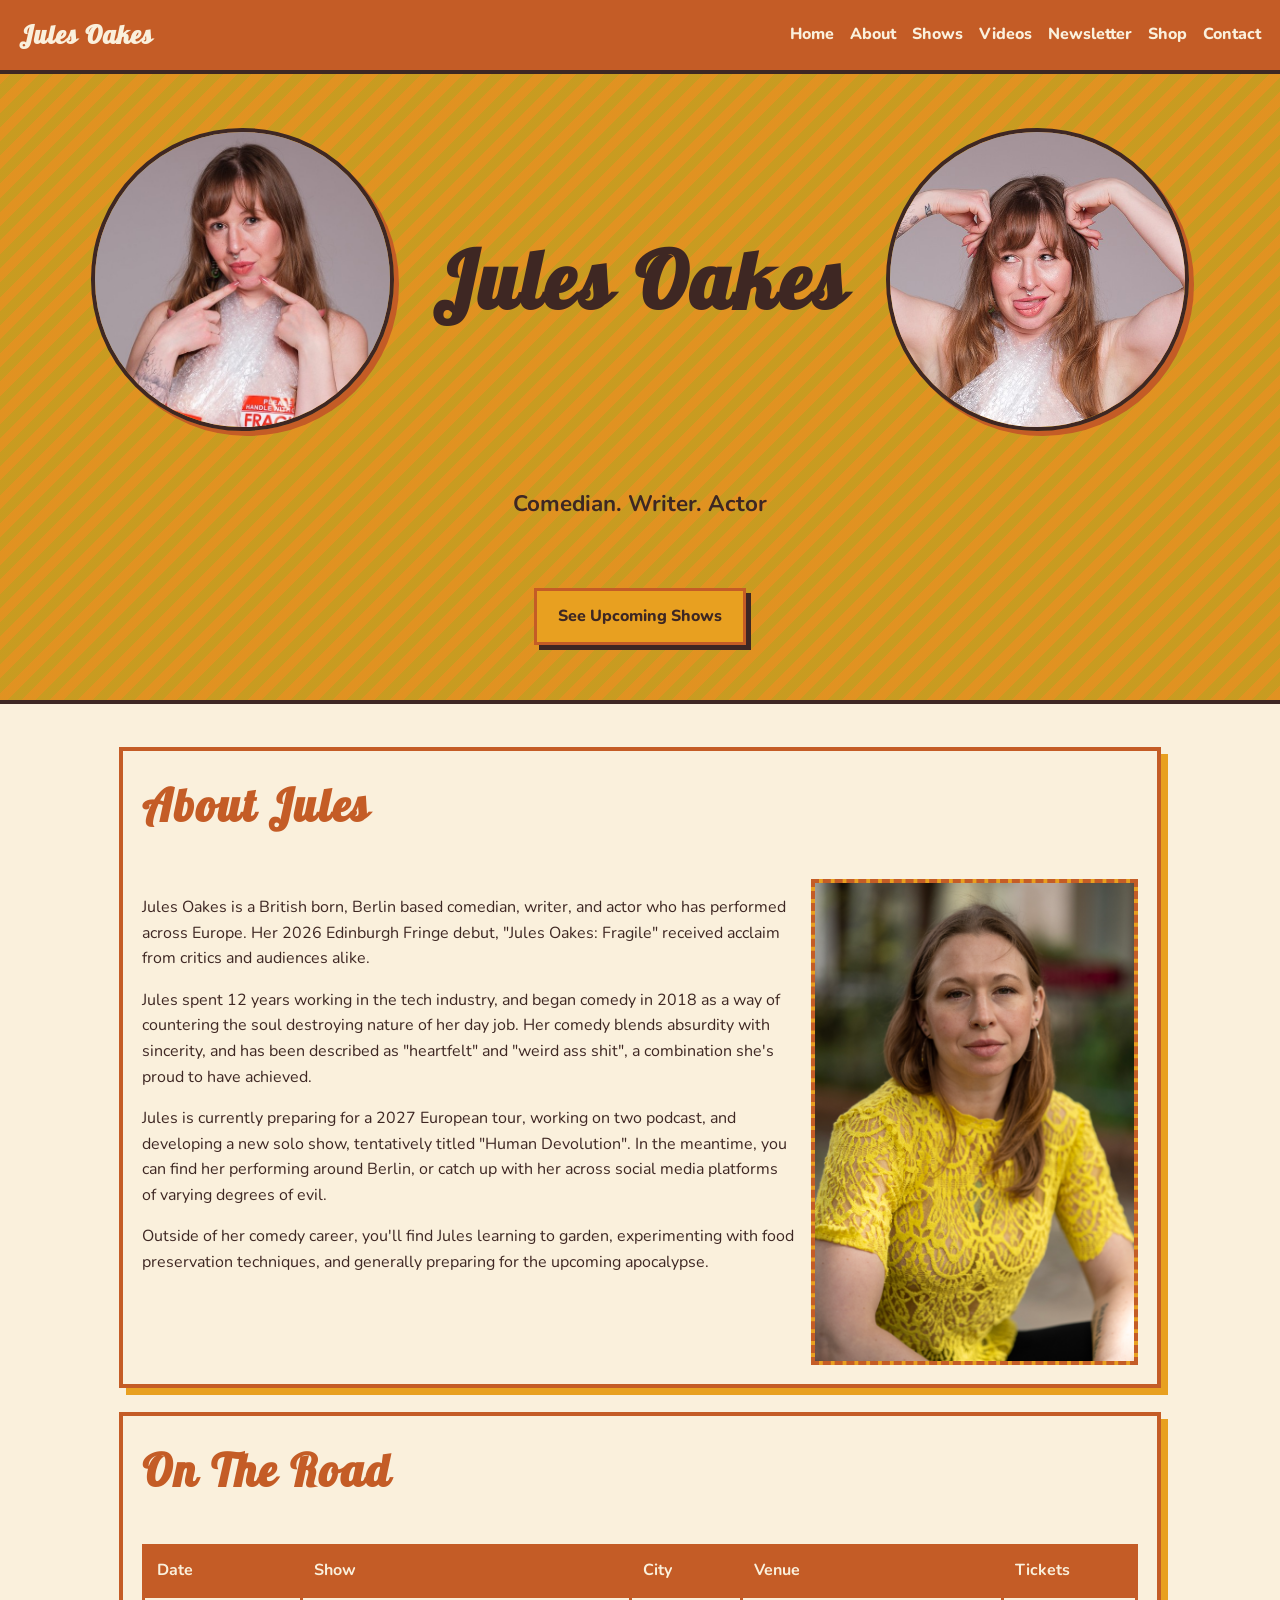
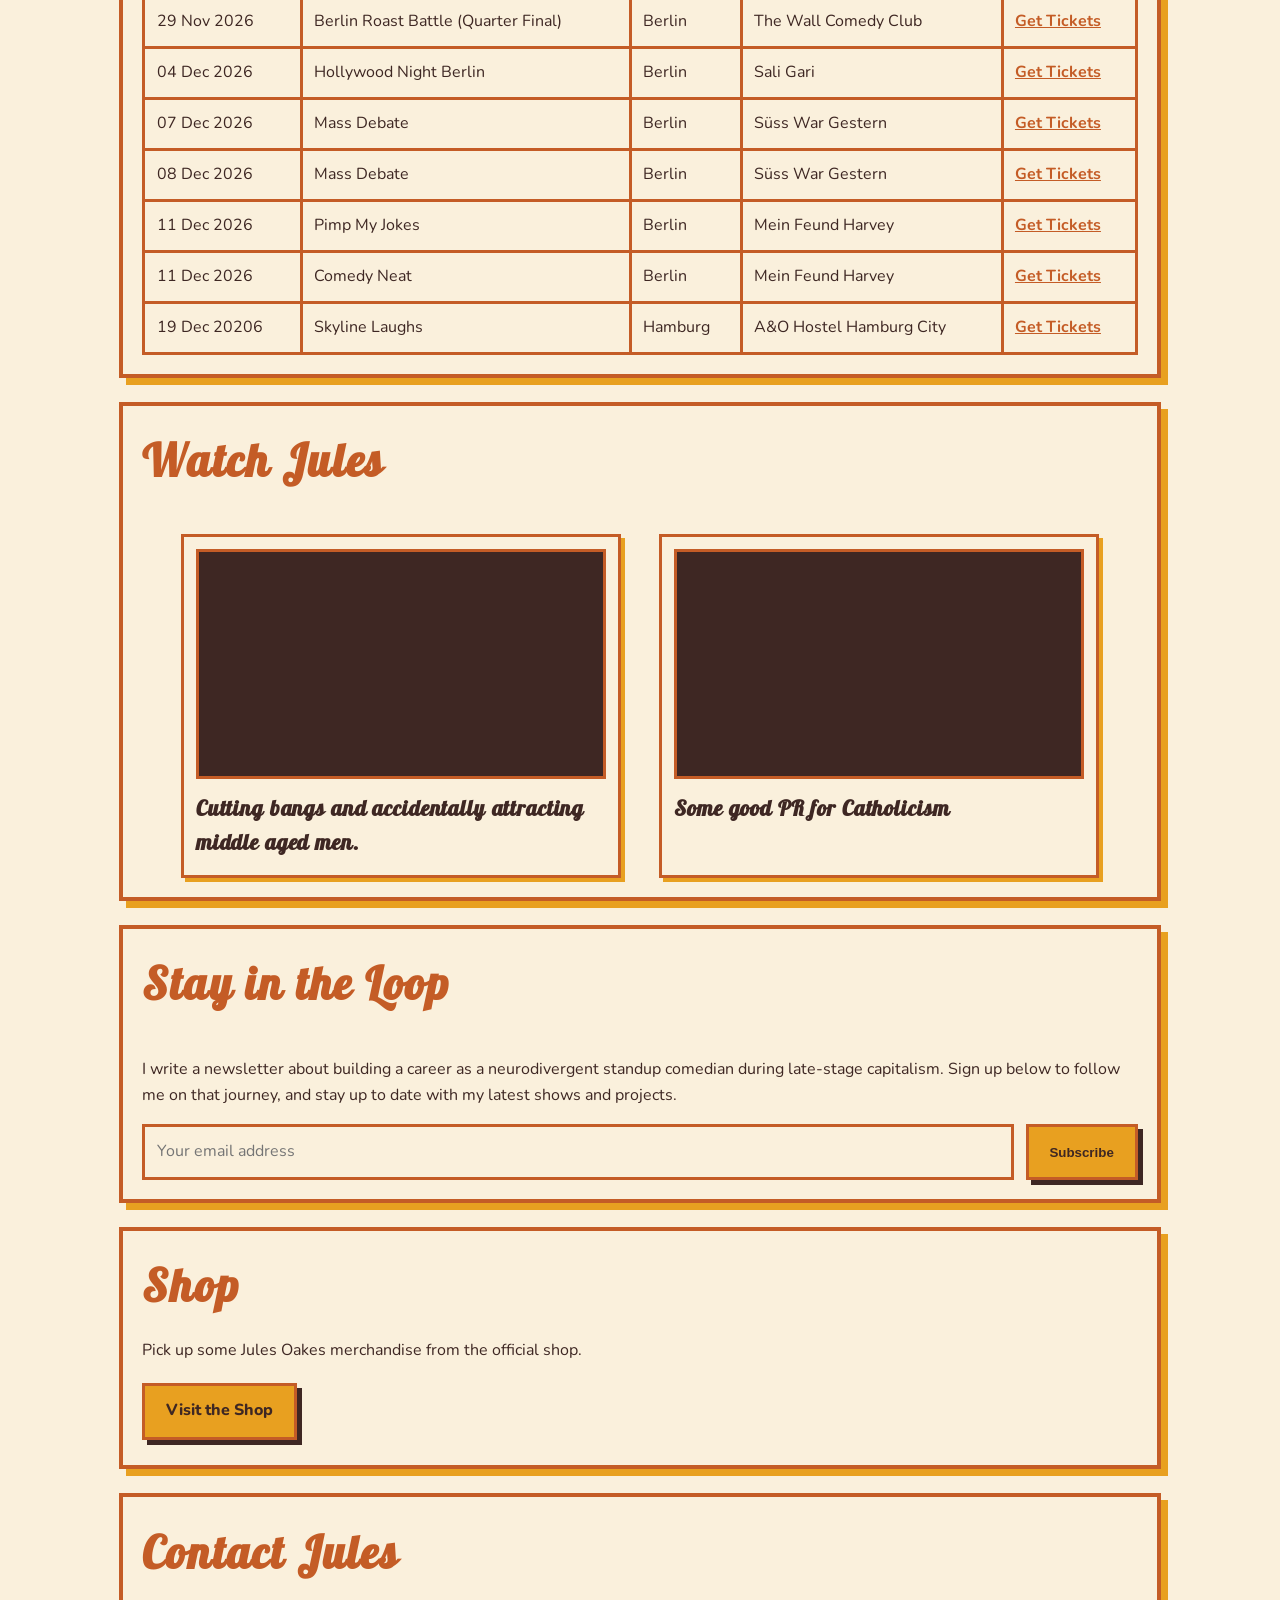
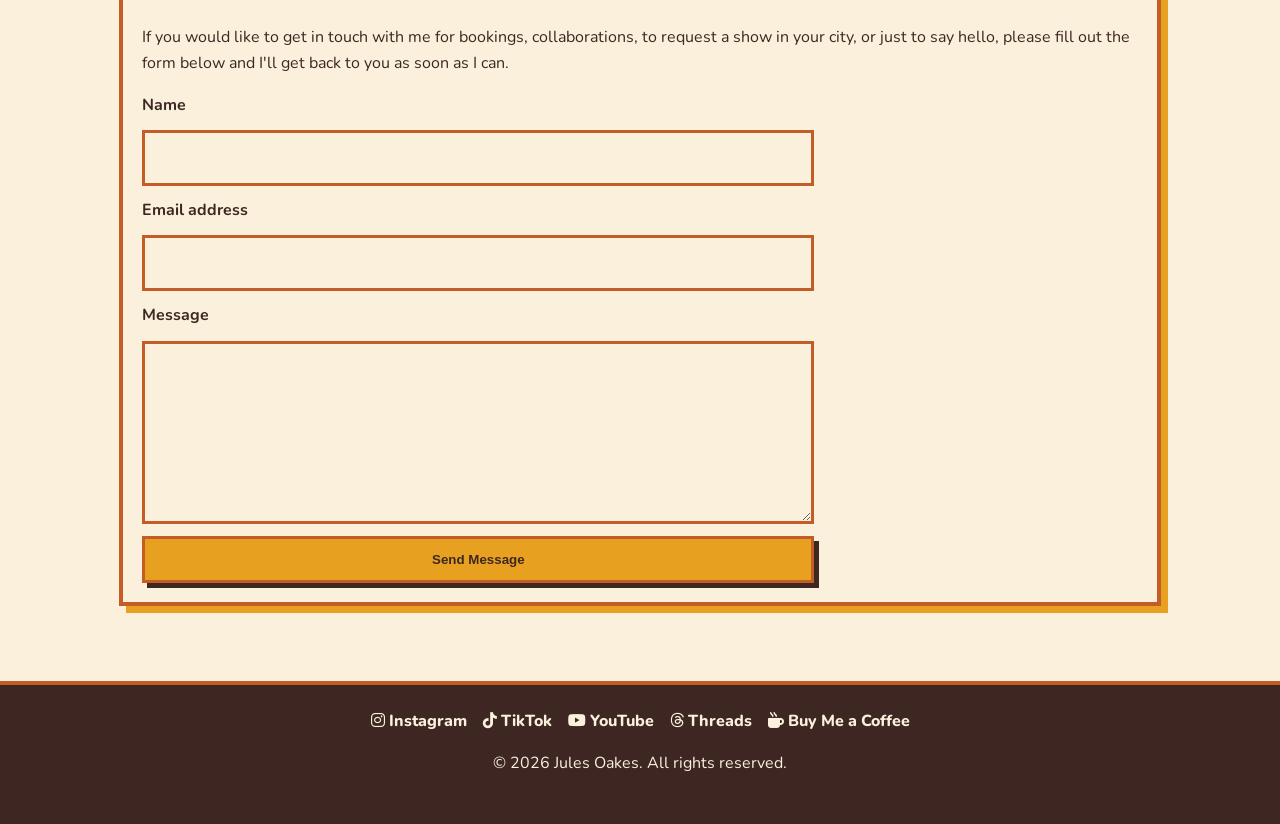
<file: index.html>
<!doctype html>
<html lang="en">
  <head>
    <meta charset="UTF-8" />
    <meta name="viewport" content="width=device-width, initial-scale=1.0" />
    <title>Jules Oakes | Standup Comedian</title>
    <link rel="preconnect" href="https://fonts.googleapis.com" />
    <link rel="preconnect" href="https://fonts.gstatic.com" crossorigin />
    <link
      href="https://fonts.googleapis.com/css2?family=Lobster&family=Nunito:wght@400;600;800&display=swap"
      rel="stylesheet"
    />
    <link
      rel="stylesheet"
      href="https://cdnjs.cloudflare.com/ajax/libs/font-awesome/6.7.2/css/all.min.css"
      integrity="sha512-Evv84Mr4kqVGRNSgIGL/F/aIDqQb7xQ2vcrdIwxfjThSH8CSR7PBEakCr51Ck+w+/U6swU2Im1vVX0SVk9ABhg=="
      crossorigin="anonymous"
      referrerpolicy="no-referrer"
    />
    <link rel="stylesheet" href="style.css" />
  </head>
  <body>
    <header id="home">
      <nav class="site-nav">
        <a class="logo" href="#home">Jules Oakes</a>
        <button class="nav-toggle" type="button" aria-expanded="false" aria-controls="site-nav-links">
          <i class="fa-solid fa-bars" aria-hidden="true"></i>
          <span class="sr-only">Toggle navigation</span>
        </button>
        <ul id="site-nav-links">
          <li><a href="#home">Home</a></li>
          <li><a href="#about">About</a></li>
          <li><a href="#shows">Shows</a></li>
          <li><a href="#videos">Videos</a></li>
          <li><a href="#newsletter">Newsletter</a></li>
          <li><a href="#shop">Shop</a></li>
          <li><a href="#contact">Contact</a></li>
        </ul>
      </nav>
      <section class="hero">
        <div class="hero-title">
          <img src="images/left-headshot.jpg" alt="" aria-hidden="true" />
          <h1>Jules Oakes</h1>
          <img src="images/right-headshot.jpg" alt="" aria-hidden="true" />
        </div>
        <p>Comedian. Writer. Actor</p>
        <a class="cta-button" href="#shows">See Upcoming Shows</a>
      </section>
    </header>

    <main>
      <section id="about" class="panel">
        <h2>About Jules</h2>
        <div class="about-content">
          <div>
            <p>
             Jules Oakes is a British born, Berlin based comedian, writer, and actor who has performed across Europe.
             Her 2026 Edinburgh Fringe debut, "Jules Oakes: Fragile" received acclaim from critics and
             audiences alike.
            </p>
            <p>
              Jules spent 12 years working in the tech industry, and began comedy in 2018 as
              a way of countering the soul destroying nature of her day job. Her comedy blends 
               absurdity with sincerity, and has been described as "heartfelt" and "weird ass shit",
              a combination she's proud to have achieved.
            </p>
            <p>
              Jules is currently preparing for a 2027 European tour, working on two podcast, 
              and developing a new solo show, tentatively titled "Human Devolution". In the meantime, 
              you can find her performing around Berlin, or catch up with her across social media platforms 
              of varying degrees of evil.
            </p>
            <p>
              Outside of her comedy career, you'll find Jules learning to garden, experimenting with food preservation 
              techniques, and generally preparing for the upcoming apocalypse.
            </p>
          </div>
          <div class="photo-placeholder">
            <img src="images/yellow-lace.JPG" alt="Jules wearing a yellow lace top" />
          </div>
        </div>
      </section>

      <section id="shows" class="panel">
        <h2>On The Road</h2>
        <div class="show-table-wrap">
          <table>
            <thead>
              <tr>
                <th>Date</th>
                <th>Show</th>
                <th>City</th>
                <th>Venue</th>
                <th>Tickets</th>
              </tr>
            </thead>
            <tbody id="show-list">
              <tr>
                <td colspan="5">Loading shows...</td>
              </tr>
            </tbody>
          </table>
        </div>
      </section>

      <section id="videos" class="panel">
        <h2>Watch Jules</h2>
        <div class="video-grid">
          <article class="video-card">
            <div class="video-screen">
              <iframe
                src="https://www.youtube.com/embed/CLlQOp0TzBA?origin=https%3A%2F%2Fjulesoakes.com"
                title="Jules Oakes video"
                referrerpolicy="strict-origin-when-cross-origin"
                allow="accelerometer; autoplay; clipboard-write; encrypted-media; gyroscope; picture-in-picture; web-share"
                allowfullscreen
              ></iframe>
            </div>
            <h3>Cutting bangs and accidentally attracting middle aged men.</h3>
          </article>
          <article class="video-card">
            <div class="video-screen">
              <iframe
                src="https://www.youtube.com/embed/i1a2m_z-JVY?origin=https%3A%2F%2Fjulesoakes.com"
                title="Jules Oakes video"
                referrerpolicy="strict-origin-when-cross-origin"
                allow="accelerometer; autoplay; clipboard-write; encrypted-media; gyroscope; picture-in-picture; web-share"
                allowfullscreen
              ></iframe>
            </div>
            <h3>Some good PR for Catholicism</h3>
          </article>
        </div>
      </section>

      <section id="newsletter" class="panel">
        <h2>Stay in the Loop</h2>
        <p>I write a newsletter about building a career as a neurodivergent standup comedian
          during late-stage capitalism. Sign up below to follow me on that journey, and stay
        up to date with my latest shows and projects.</p>
        <form
          class="newsletter-form"
          action="https://autheticallyweird.substack.com/api/v1/free?nojs=true"
          method="post"
        >
          <input
            id="newsletter-email"
            name="email"
            type="email"
            placeholder="Your email address"
            aria-label="Email address"
            required
          />
          <button class="form-submit" type="submit">Subscribe</button>
        </form>
      </section>

      <section id="shop" class="panel shop-panel">
        <h2>Shop</h2>
        <p>Pick up some Jules Oakes merchandise from the official shop.</p>
        <a
          class="cta-button shop-link"
          href="https://julesoakes.bigcartel.com/"
          target="_blank"
          rel="noreferrer"
        >Visit the Shop</a>
      </section>

      <section id="contact" class="panel">
        <h2>Contact Jules</h2>
        <p>If you would like to get in touch with me for bookings, collaborations, to request a show in your city, or just to say hello, please fill out the form below and I'll get back to you as soon as I can.</p>
        <form class="contact-form" action="https://formsubmit.co/bookings@julesoakes.com" method="post">
          <input type="hidden" name="_subject" value="New message from julesoakes.com" />
          <input type="hidden" name="_captcha" value="false" />
          <label for="contact-name">Name</label>
          <input id="contact-name" name="name" type="text" autocomplete="name" required />
          <label for="contact-email">Email address</label>
          <input id="contact-email" name="email" type="email" autocomplete="email" required />
          <label for="contact-message">Message</label>
          <textarea id="contact-message" name="message" rows="6" required></textarea>
          <button class="form-submit" type="submit">Send Message</button>
        </form>
      </section>
    </main>

    <footer>
      <div class="social-links">
        <a href="https://www.instagram.com/julesoakes" target="_blank" rel="noreferrer">
          <i class="fa-brands fa-instagram" aria-hidden="true"></i>
          Instagram
        </a>
        <a href="https://www.tiktok.com/@julesoakes" target="_blank" rel="noreferrer">
          <i class="fa-brands fa-tiktok" aria-hidden="true"></i>
          TikTok
        </a>
        <a href="https://www.youtube.com/@JulesOakesComedy" target="_blank" rel="noreferrer">
          <i class="fa-brands fa-youtube" aria-hidden="true"></i>
          YouTube
        </a>
        <a href="https://www.threads.com/@jules.oakes" target="_blank" rel="noreferrer">
          <i class="fa-brands fa-threads" aria-hidden="true"></i>
          Threads
        </a>
        <a href="https://buymeacoffee.com/julesoakes" target="_blank" rel="noreferrer">
          <i class="fa-solid fa-mug-hot" aria-hidden="true"></i>
          Buy Me a Coffee
        </a>
      </div>
      <p>© 2026 Jules Oakes. All rights reserved.</p>
    </footer>
    <script>
      fetch("shows.html")
        .then((response) => response.text())
        .then((shows) => {
          document.querySelector("#show-list").innerHTML = shows;
        });

      const nav = document.querySelector(".site-nav");
      const navToggle = document.querySelector(".nav-toggle");
      const navLinks = document.querySelector("#site-nav-links");

      navToggle.addEventListener("click", () => {
        const isOpen = nav.classList.toggle("menu-open");
        navToggle.setAttribute("aria-expanded", isOpen);
      });

      navLinks.addEventListener("click", () => {
        if (window.matchMedia("(max-width: 560px)").matches) {
          nav.classList.remove("menu-open");
          navToggle.setAttribute("aria-expanded", "false");
        }
      });
    </script>
  </body>
</html>
</file>
<file: style.css>
:root {
  --primary: #e8a020;
  --secondary: #c45c26;
  --accent: #e8a020;
  --accent-dark: #c45c26;
  --dark: #3e2723;
  --light: #faf0dc;
}

* {
  box-sizing: border-box;
}

html {
  scroll-behavior: smooth;
}

body {
  margin: 0;
  font-family: "Nunito", sans-serif;
  color: var(--dark);
  background: var(--light);
  line-height: 1.6;
}

h1,
h2,
h3,
.logo {
  font-family: "Lobster", cursive;
  letter-spacing: 0.04em;
}

.site-nav {
  position: sticky;
  top: 0;
  z-index: 20;
  display: flex;
  align-items: center;
  justify-content: space-between;
  gap: 1rem;
  padding: 0.9rem 1.2rem;
  border-bottom: 4px solid var(--dark);
  background: var(--secondary);
}

.logo {
  color: var(--light);
  font-size: 1.6rem;
  text-decoration: none;
}

.site-nav ul {
  margin: 0;
  padding: 0;
  display: flex;
  flex-wrap: wrap;
  list-style: none;
  gap: 1rem;
}

.site-nav a {
  color: var(--light);
  text-decoration: none;
  font-weight: 800;
}

.site-nav a:hover {
  color: var(--accent);
}

.nav-toggle {
  display: none;
  border: 0;
  background: transparent;
  color: var(--light);
  font: inherit;
  font-size: 1.5rem;
  cursor: pointer;
}

.nav-toggle:hover,
.nav-toggle:focus-visible {
  color: var(--accent);
}

.sr-only {
  position: absolute;
  width: 1px;
  height: 1px;
  padding: 0;
  margin: -1px;
  overflow: hidden;
  clip: rect(0, 0, 0, 0);
  white-space: nowrap;
  border: 0;
}

.hero {
  min-height: 70vh;
  display: grid;
  place-items: center;
  text-align: center;
  padding: 2rem 1rem;
  border-bottom: 4px solid var(--dark);
  background-color: var(--primary);
  background-image:
    radial-gradient(circle at 20% 20%, rgba(250, 240, 220, 0.5) 0 25px, transparent 26px),
    radial-gradient(circle at 80% 30%, rgba(232, 160, 32, 0.45) 0 40px, transparent 41px),
    repeating-linear-gradient(-45deg, rgba(196, 92, 38, 0.2), rgba(196, 92, 38, 0.2) 10px, rgba(107, 142, 35, 0.25) 10px, rgba(107, 142, 35, 0.25) 20px);
}

.hero-title {
  display: flex;
  align-items: center;
  justify-content: center;
  gap: clamp(0.75rem, 3vw, 2.5rem);
}

.hero-title img {
  width: clamp(9rem, 27vw, 18.9rem);
  aspect-ratio: 1;
  flex: 0 0 auto;
  object-fit: cover;
  border: 4px solid var(--dark);
  border-radius: 50%;
  box-shadow: 5px 5px 0 var(--secondary);
}

.hero h1 {
  margin: 0;
  font-size: clamp(2.7rem, 8vw, 5rem);
}

.hero p {
  margin: 0.6rem 0 1.3rem;
  font-size: clamp(1.05rem, 2.2vw, 1.4rem);
  font-weight: 700;
}

.cta-button,
.form-submit {
  border: 3px solid var(--accent-dark);
  background: var(--accent);
  color: var(--dark);
  padding: 0.8rem 1.3rem;
  font-weight: 800;
  text-decoration: none;
  box-shadow: 5px 5px 0 var(--dark);
  transition: transform 0.15s ease, box-shadow 0.15s ease, background 0.15s ease;
  cursor: pointer;
}

.cta-button:hover,
.form-submit:hover {
  transform: translate(2px, 2px);
  box-shadow: 3px 3px 0 var(--dark);
  background: var(--accent-dark);
  color: var(--dark);
}

main {
  width: min(100%, 1080px);
  margin: 0 auto;
  padding: 1.2rem;
}

.panel {
  background: var(--light);
  border: 4px solid var(--secondary);
  box-shadow: 7px 7px 0 var(--primary);
  margin: 1.5rem 0;
  padding: 1.2rem;
}

h2 {
  font-size: clamp(2rem, 4.5vw, 2.8rem);
  margin-top: 0;
  color: var(--secondary);
}

.about-content {
  display: grid;
  grid-template-columns: 2fr 1fr;
  gap: 1rem;
  align-items: stretch;
}

.photo-placeholder {
  min-height: 220px;
  display: grid;
  place-items: center;
  overflow: hidden;
  border: 4px dashed var(--secondary);
  background: var(--primary);
  color: var(--dark);
}

.photo-placeholder img {
  width: 100%;
  height: 100%;
  min-height: 220px;
  object-fit: cover;
}

.show-table-wrap {
  overflow-x: auto;
}

table {
  width: 100%;
  border-collapse: collapse;
}

th,
td {
  border: 3px solid var(--secondary);
  padding: 0.7rem;
  text-align: left;
}

th {
  background: var(--secondary);
  color: var(--light);
}

td a {
  color: var(--secondary);
  font-weight: 700;
}

td a:hover {
  color: var(--dark);
}

.video-grid {
  display: flex;
  justify-content: space-evenly;
  gap: 0;
}

.video-card {
  flex: 0 1 440px;
  border: 3px solid var(--secondary);
  padding: 0.75rem;
  background: var(--light);
  box-shadow: 4px 4px 0 var(--primary);
}

.video-screen {
  aspect-ratio: 16 / 9;
  overflow: hidden;
  background: var(--dark);
  border: 3px solid var(--secondary);
}

.video-screen iframe {
  width: 100%;
  height: 100%;
  border: 0;
}

.video-card h3 {
  margin: 0.7rem 0 0.2rem;
  font-size: 1.35rem;
}

.subtext {
  margin-top: 0;
  font-weight: 700;
}

.newsletter-form {
  display: flex;
  align-items: stretch;
  gap: 0.75rem;
}

.newsletter-form input {
  flex: 1;
  min-width: 0;
}

.newsletter-form .form-submit {
  white-space: nowrap;
}

.shop-panel {
  display: grid;
  justify-items: start;
  gap: 1rem;
}

.shop-panel h2,
.shop-panel p {
  margin: 0;
}

.shop-link {
  display: inline-block;
  margin: 0.2rem 0 0.4rem;
}

form {
  display: grid;
  gap: 0.75rem;
}

label {
  font-weight: 700;
}

input,
select,
textarea {
  padding: 0.75rem;
  border: 3px solid var(--secondary);
  background: var(--light);
  color: var(--dark);
  font: inherit;
}

textarea {
  resize: vertical;
}

.contact-form {
  max-width: 42rem;
}

footer {
  border-top: 4px solid var(--secondary);
  margin-top: 2rem;
  padding: 1.5rem 1rem 2rem;
  text-align: center;
  background: var(--dark);
  color: var(--light);
}

.social-links {
  display: flex;
  justify-content: center;
  gap: 1rem;
  flex-wrap: wrap;
  margin-bottom: 0.8rem;
}

.social-links a {
  color: var(--light);
  font-weight: 800;
  text-decoration: none;
}

.social-links a:hover {
  color: var(--accent);
}

@media (max-width: 860px) {
  .about-content {
    grid-template-columns: 1fr;
  }

  .video-grid {
    flex-direction: column;
    gap: 1rem;
  }
}

@media (max-width: 560px) {
  .site-nav {
    display: grid;
    grid-template-columns: 1fr auto;
    align-items: center;
  }

  .site-nav ul {
    display: none;
    grid-column: 1 / -1;
    flex-direction: column;
    gap: 0.6rem;
    padding-top: 0.5rem;
  }

  .site-nav.menu-open ul {
    display: flex;
  }

  .nav-toggle {
    display: block;
  }

  .hero {
    min-height: auto;
    padding: 2.5rem 1rem 3rem;
  }

  .newsletter-form {
    flex-direction: column;
  }

  .hero-title {
    flex-wrap: wrap;
    gap: 0.75rem 1rem;
    max-width: min(100%, 22rem);
  }

  .hero-title img {
    width: min(40vw, 8.5rem);
    border-width: 3px;
    box-shadow: 3px 3px 0 var(--secondary);
  }

  .hero h1 {
    flex: 0 0 100%;
    order: -1;
    font-size: clamp(2.25rem, 12vw, 3.3rem);
  }
}
</file>
